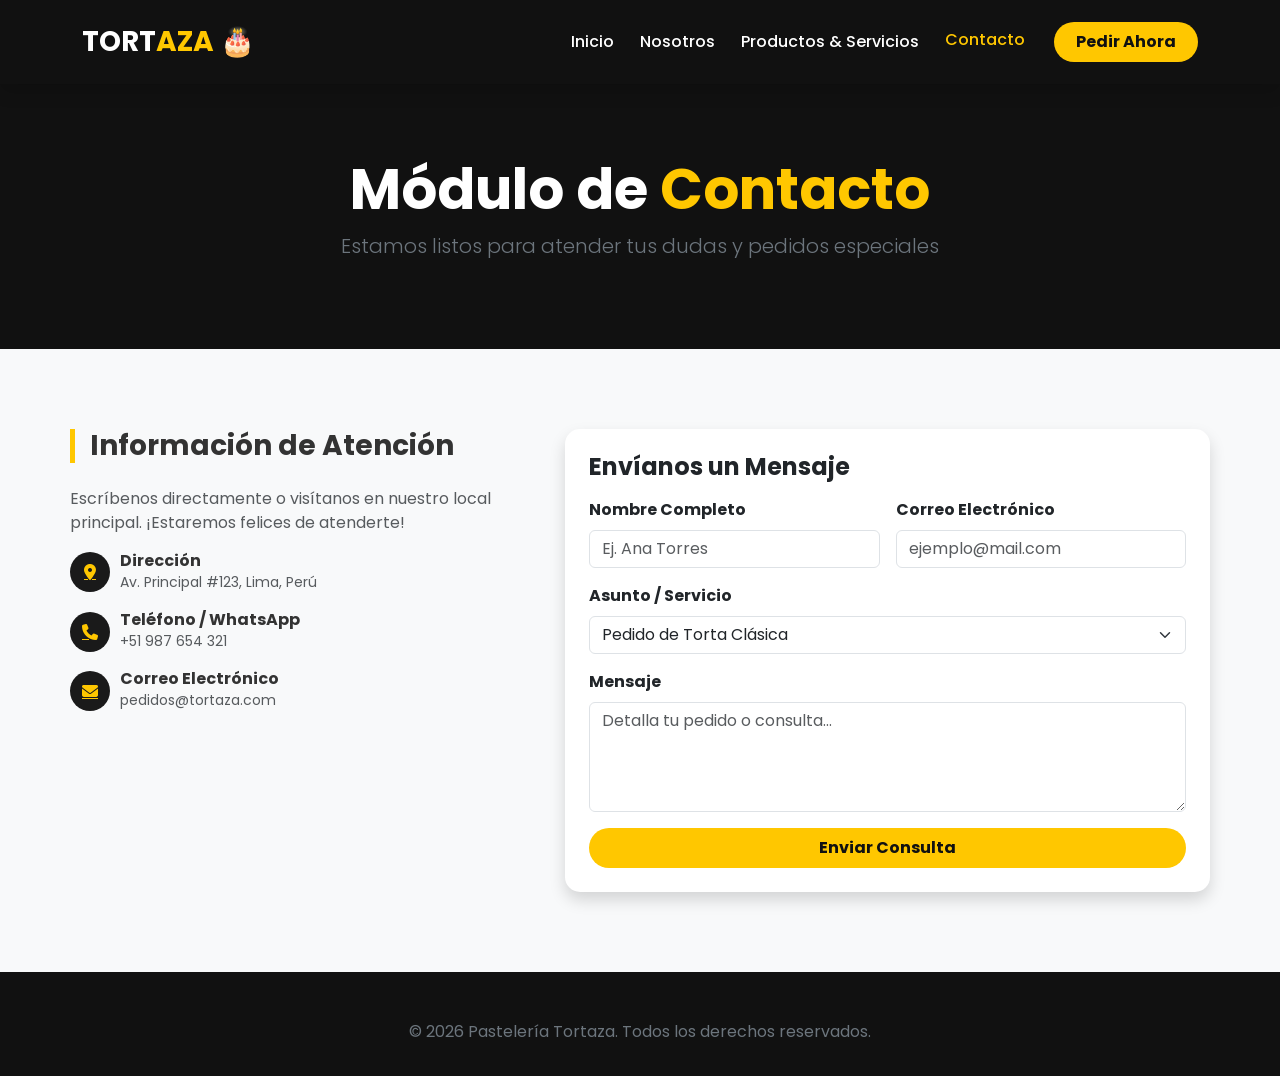
<file: contacto.html>
<!DOCTYPE html>
<html lang="es">
<head>
    <meta charset="UTF-8">
    <meta name="viewport" content="width=device-width, initial-scale=1.0">
    <title>Pastelería Tortaza | Contacto</title>
    <link href="https://cdn.jsdelivr.net/npm/bootstrap@5.3.0/dist/css/bootstrap.min.css" rel="stylesheet">
    <link rel="stylesheet" href="https://cdnjs.cloudflare.com/ajax/libs/font-awesome/6.4.0/css/all.min.css">
    <link href="https://fonts.googleapis.com/css2?family=Poppins:wght@300;400;600;700;800&display=swap" rel="stylesheet">
    <link rel="stylesheet" href="css/styles.css">
</head>
<body>

    <!-- HEADER -->
    <header class="sticky-top">
        <nav class="navbar navbar-expand-lg navbar-dark bg-tortaza-dark py-3 shadow">
            <div class="container">
                <a class="navbar-brand fw-bold fs-3" href="index.html">TORT<span>AZA</span> 🎂</a>
                <button class="navbar-toggler" type="button" data-bs-toggle="collapse" data-bs-target="#navbarNav">
                    <span class="navbar-toggler-icon"></span>
                </button>
                <div class="collapse navbar-collapse" id="navbarNav">
                    <ul class="navbar-nav ms-auto align-items-center">
                        <li class="nav-item"><a class="nav-link" href="index.html">Inicio</a></li>
                        <li class="nav-item"><a class="nav-link" href="nosotros.html">Nosotros</a></li>
                        <li class="nav-item"><a class="nav-link" href="productos.html">Productos & Servicios</a></li>
                        <li class="nav-item"><a class="nav-link active" href="contacto.html">Contacto</a></li>
                        <li class="nav-item ms-lg-3"><a class="btn btn-tortaza-yellow" href="contacto.html">Pedir Ahora</a></li>
                    </ul>
                </div>
            </div>
        </nav>
    </header>

    <!-- BANNER HERO -->
    <section class="bg-tortaza-dark text-white py-5 text-center">
        <div class="container py-4">
            <h1 class="display-4 fw-bold">Módulo de <span class="text-yellow">Contacto</span></h1>
            <p class="lead text-secondary">Estamos listos para atender tus dudas y pedidos especiales</p>
        </div>
    </section>

    <!-- FORMULARIO E INFORMACIÓN DE CONTACTO -->
    <main class="container section-padding">
        <div class="row g-5">
            
            <!-- Texto / Información (Izquierda) -->
            <div class="col-lg-5">
                <h3 class="fw-bold border-yellow-left mb-4">Información de Atención</h3>
                <p class="text-muted">Escríbenos directamente o visítanos en nuestro local principal. ¡Estaremos felices de atenderte!</p>

                <div class="d-flex align-items-center mb-3">
                    <div class="social-icons"><a href="#"><i class="fas fa-map-marker-alt"></i></a></div>
                    <div>
                        <h6 class="fw-bold mb-0">Dirección</h6>
                        <small class="text-muted">Av. Principal #123, Lima, Perú</small>
                    </div>
                </div>

                <div class="d-flex align-items-center mb-3">
                    <div class="social-icons"><a href="#"><i class="fas fa-phone"></i></a></div>
                    <div>
                        <h6 class="fw-bold mb-0">Teléfono / WhatsApp</h6>
                        <small class="text-muted">+51 987 654 321</small>
                    </div>
                </div>

                <div class="d-flex align-items-center mb-3">
                    <div class="social-icons"><a href="#"><i class="fas fa-envelope"></i></a></div>
                    <div>
                        <h6 class="fw-bold mb-0">Correo Electrónico</h6>
                        <small class="text-muted">pedidos@tortaza.com</small>
                    </div>
                </div>
            </div>

            <!-- Formulario (Derecha) -->
            <div class="col-lg-7">
                <div class="card transition-card shadow p-4 bg-white">
                    <h4 class="fw-bold mb-3">Envíanos un Mensaje</h4>
                    <form id="formContacto">
                        <div class="row g-3">
                            <div class="col-md-6">
                                <label class="form-label fw-bold">Nombre Completo</label>
                                <input type="text" class="form-control" required placeholder="Ej. Ana Torres">
                            </div>
                            <div class="col-md-6">
                                <label class="form-label fw-bold">Correo Electrónico</label>
                                <input type="email" class="form-control" required placeholder="ejemplo@mail.com">
                            </div>
                            <div class="col-12">
                                <label class="form-label fw-bold">Asunto / Servicio</label>
                                <select class="form-select">
                                    <option selected>Pedido de Torta Clásica</option>
                                    <option>Cotización Evento / Bodas</option>
                                    <option>Consulta General</option>
                                </select>
                            </div>
                            <div class="col-12">
                                <label class="form-label fw-bold">Mensaje</label>
                                <textarea class="form-control" rows="4" required placeholder="Detalla tu pedido o consulta..."></textarea>
                            </div>
                            <div class="col-12">
                                <button type="submit" class="btn btn-tortaza-yellow w-100 py-2">Enviar Consulta</button>
                            </div>
                        </div>
                    </form>
                </div>
            </div>

        </div>
    </main>

    <!-- FOOTER -->
    <footer class="pt-5 pb-3">
        <div class="container text-center text-secondary">
            <p>&copy; 2026 Pastelería Tortaza. Todos los derechos reservados.</p>
        </div>
    </footer>

    <script src="https://cdn.jsdelivr.net/npm/bootstrap@5.3.0/dist/js/bootstrap.bundle.min.js"></script>
    <script src="js/main.js"></script>
</body>
</html>
</file>
<file: css/styles.css>
/* ==========================================
   PALETA DE COLORES Y ESTILOS TORTAZA
   Negro: #111111 / #1A1A1A
   Amarillo: #FFC700 / #FFD700
   Blanco: #FFFFFF
   ========================================== */

:root {
  --tortaza-black: #111111;
  --tortaza-dark: #1a1a1a;
  --tortaza-yellow: #ffc700;
  --tortaza-yellow-hover: #e0af00;
  --tortaza-white: #ffffff;
  --tortaza-gray: #f8f9fa;
}

body {
  font-family: 'Poppins', sans-serif;
  background-color: var(--tortaza-gray);
  color: #333;
}

/* --- HEADER / NAVBAR --- */
.bg-tortaza-dark {
  background-color: var(--tortaza-black) !important;
}

.navbar-brand span {
  color: var(--tortaza-yellow);
}

.nav-link {
  color: var(--tortaza-white) !important;
  font-weight: 500;
  margin: 0 5px;
  transition: all 0.3s ease;
}

.nav-link:hover, .nav-link.active {
  color: var(--tortaza-yellow) !important;
  transform: translateY(-2px);
}

.btn-tortaza-yellow {
  background-color: var(--tortaza-yellow);
  color: var(--tortaza-black);
  font-weight: bold;
  border-radius: 25px;
  padding: 8px 22px;
  border: none;
  transition: all 0.3s ease;
}

.btn-tortaza-yellow:hover {
  background-color: var(--tortaza-yellow-hover);
  color: var(--tortaza-black);
  transform: scale(1.05);
  box-shadow: 0 5px 15px rgba(255, 199, 0, 0.4);
}

/* --- CARRUSEL --- */
.carousel-item {
  height: 75vh;
  min-height: 450px;
  background: #000;
}

.carousel-item img {
  height: 100%;
  object-fit: cover;
  opacity: 0.65;
}

.carousel-caption {
  bottom: 25%;
  z-index: 10;
}

.carousel-caption h1 {
  font-size: 3.5rem;
  font-weight: 800;
  color: var(--tortaza-white);
  text-shadow: 2px 2px 8px rgba(0,0,0,0.8);
}

.text-yellow {
  color: var(--tortaza-yellow) !important;
}

/* --- SECCIONES Y TRANSICIONES --- */
.section-padding {
  padding: 80px 0;
}

/* Transición suave para las tarjetas y contenedores */
.transition-card {
  transition: all 0.4s cubic-bezier(0.175, 0.885, 0.32, 1.275);
  border: none;
  border-radius: 15px;
  overflow: hidden;
}

.transition-card:hover {
  transform: translateY(-10px);
  box-shadow: 0 15px 30px rgba(0,0,0,0.15) !important;
}

/* Animación de zoom en imágenes */
.img-hover-zoom {
  overflow: hidden;
  border-radius: 15px;
}

.img-hover-zoom img {
  transition: transform 0.5s ease;
}

.img-hover-zoom:hover img {
  transform: scale(1.08);
}

/* Borde amarillo decorativo */
.border-yellow-left {
  border-left: 5px solid var(--tortaza-yellow);
  padding-left: 15px;
}

/* --- FOOTER --- */
footer {
  background-color: var(--tortaza-black);
  color: var(--tortaza-white);
}

footer a {
  color: #bbb;
  text-decoration: none;
  transition: color 0.3s ease;
}

footer a:hover {
  color: var(--tortaza-yellow);
}

.social-icons a {
  display: inline-flex;
  align-items: center;
  justify-content: center;
  width: 40px;
  height: 40px;
  border-radius: 50%;
  background: var(--tortaza-dark);
  color: var(--tortaza-yellow);
  margin-right: 10px;
  transition: all 0.3s ease;
}

.social-icons a:hover {
  background: var(--tortaza-yellow);
  color: var(--tortaza-black);
  transform: translateY(-3px);
}
</file>
